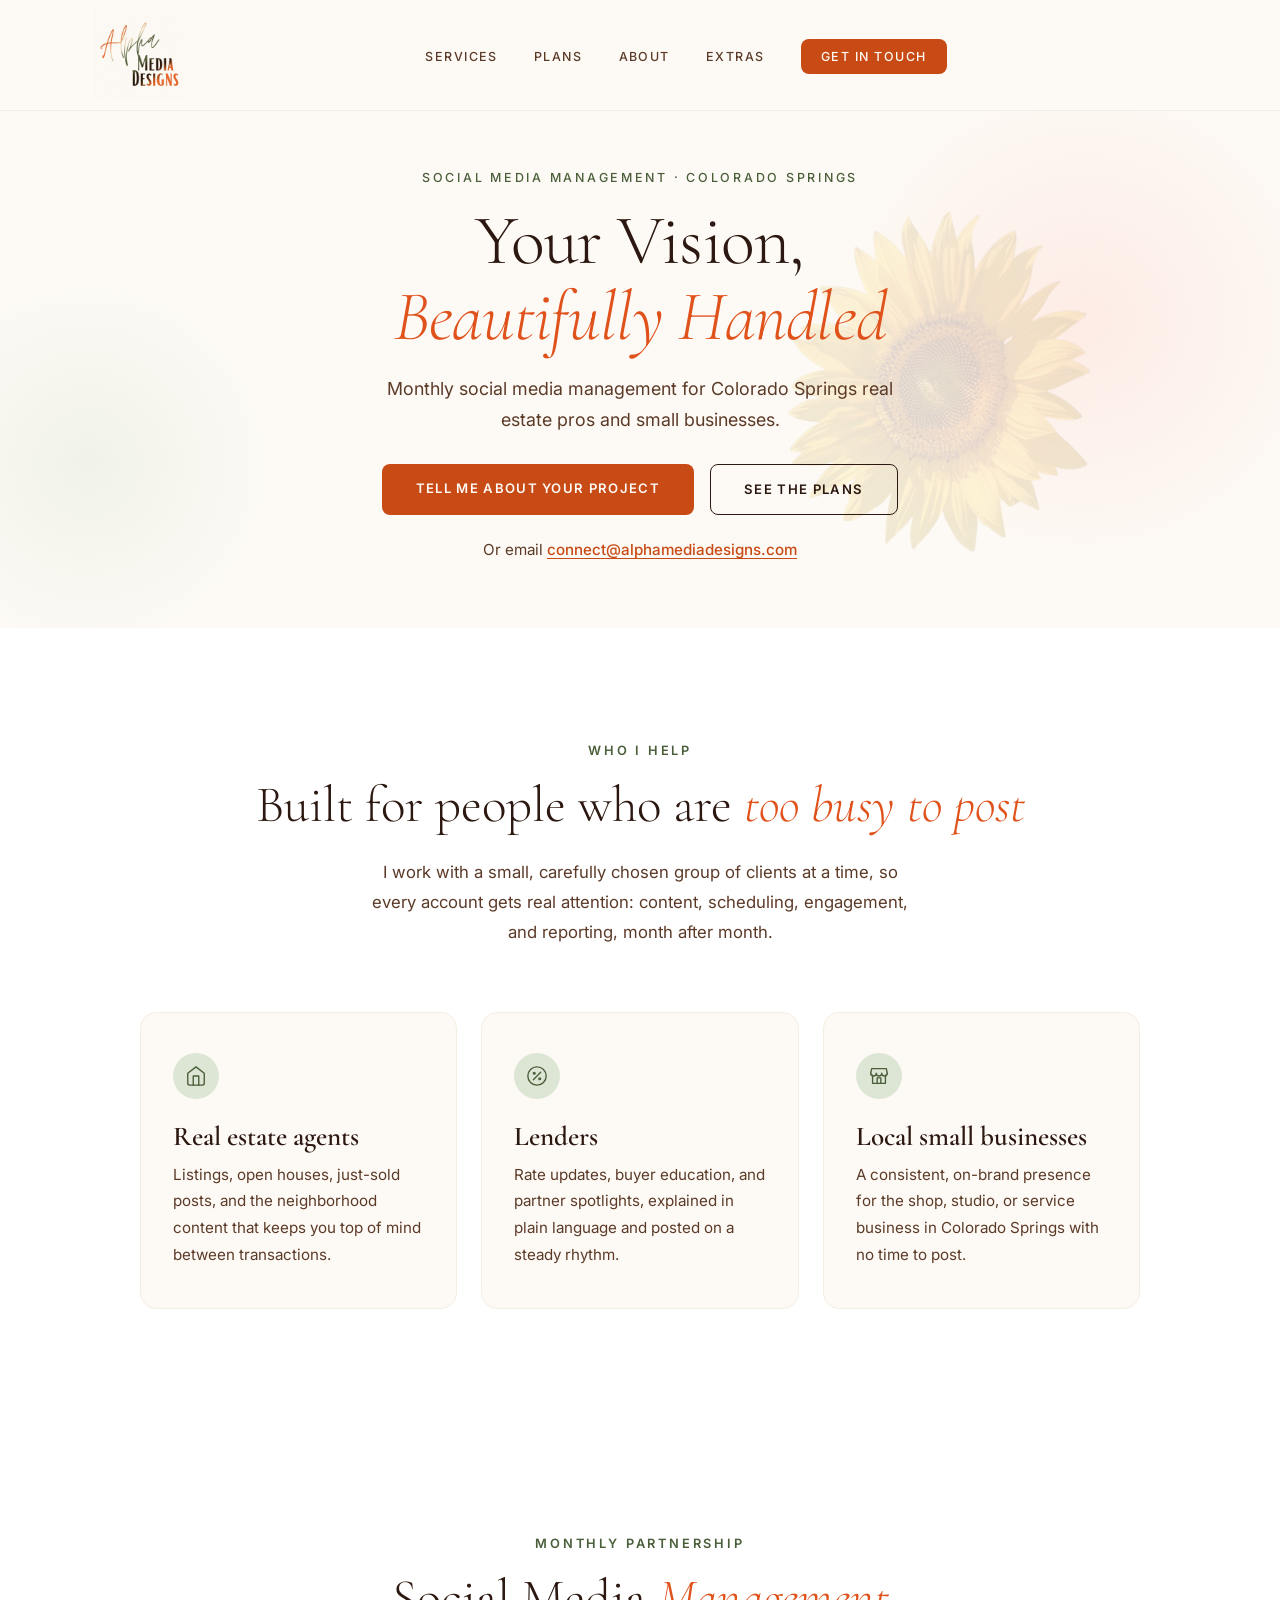
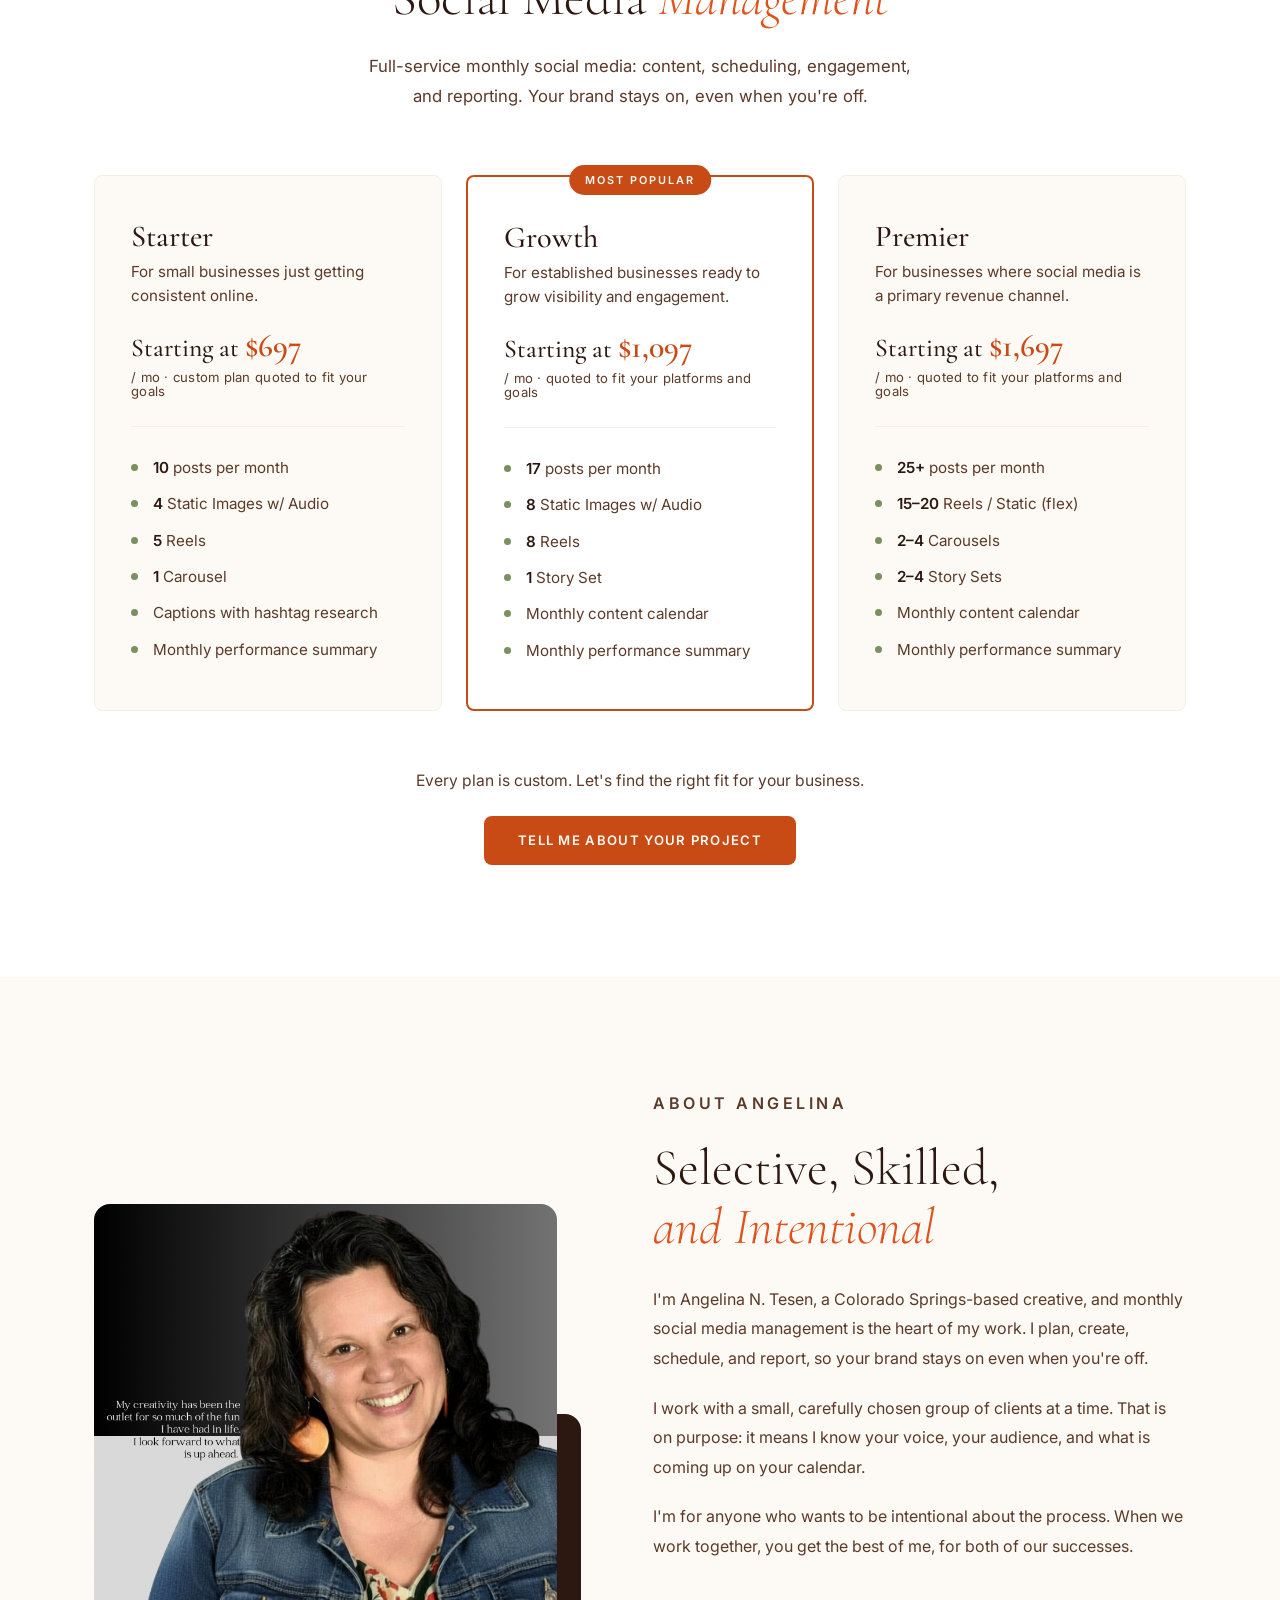
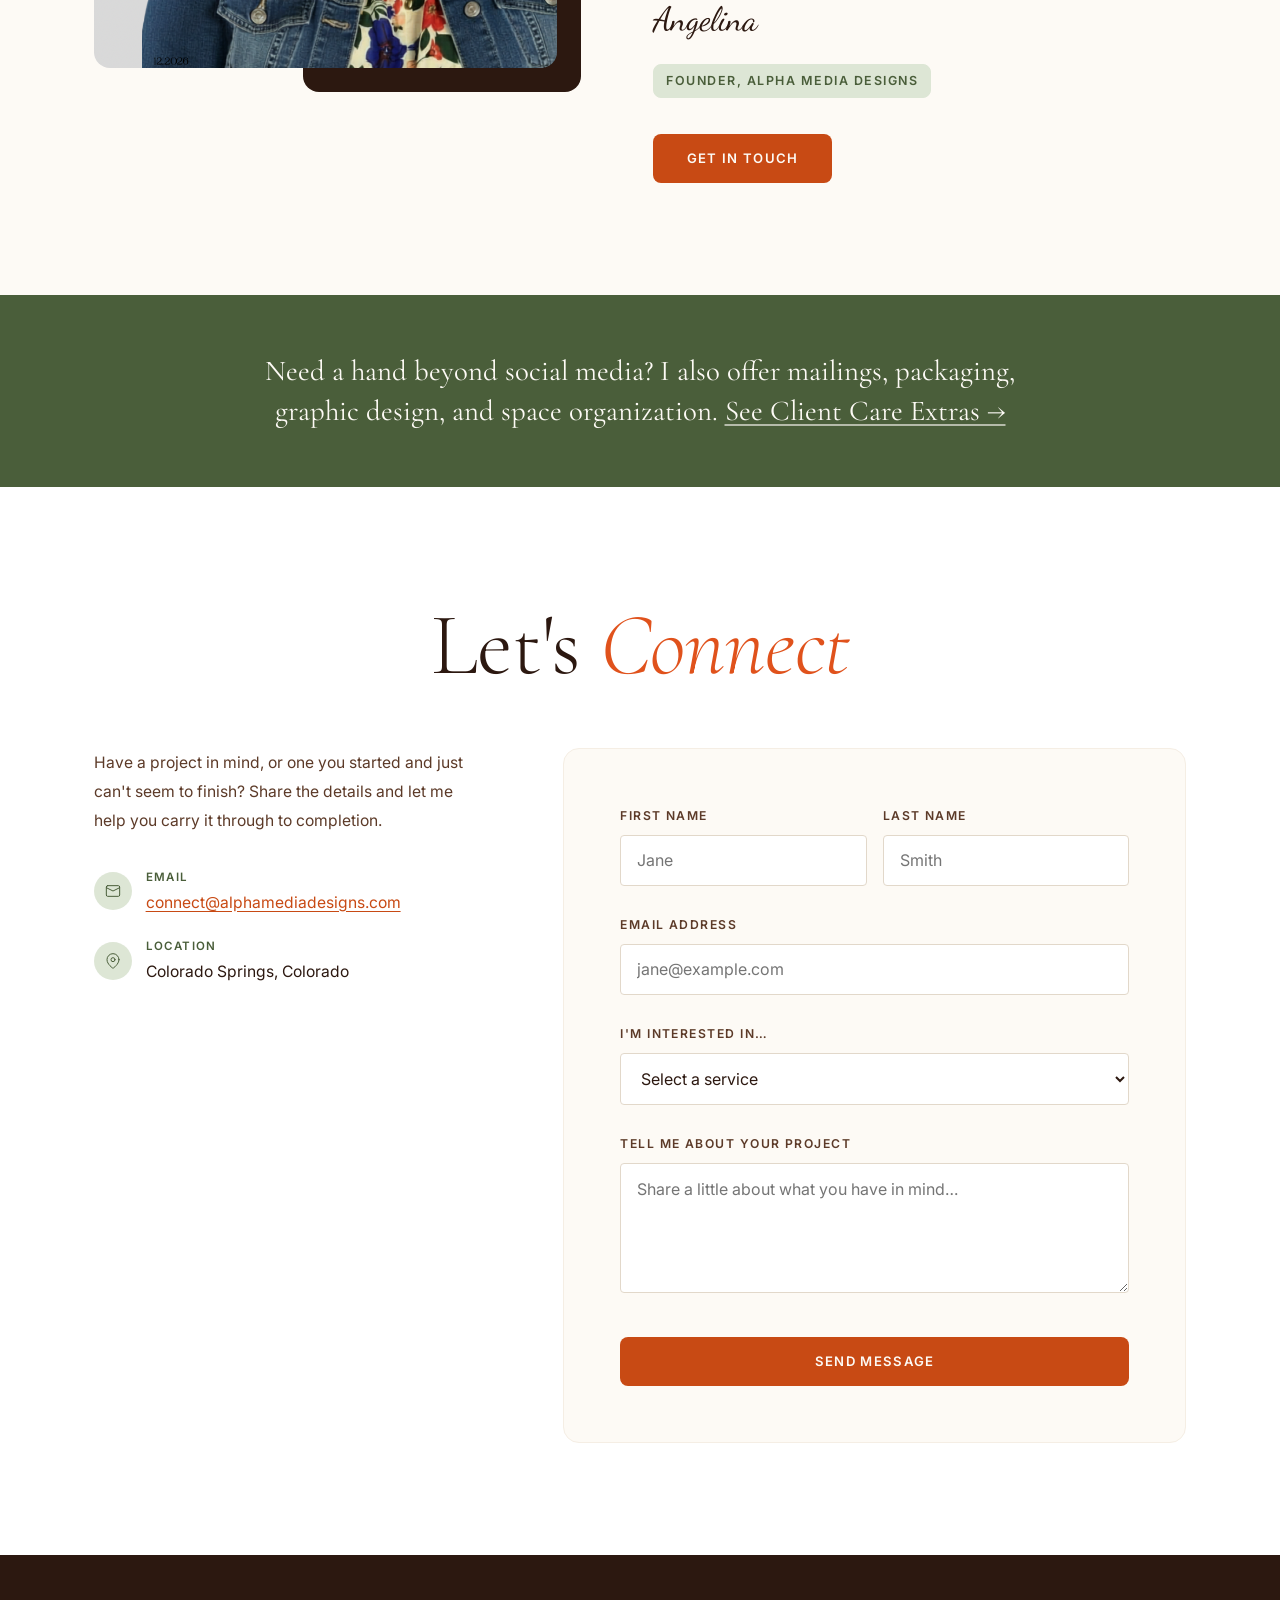
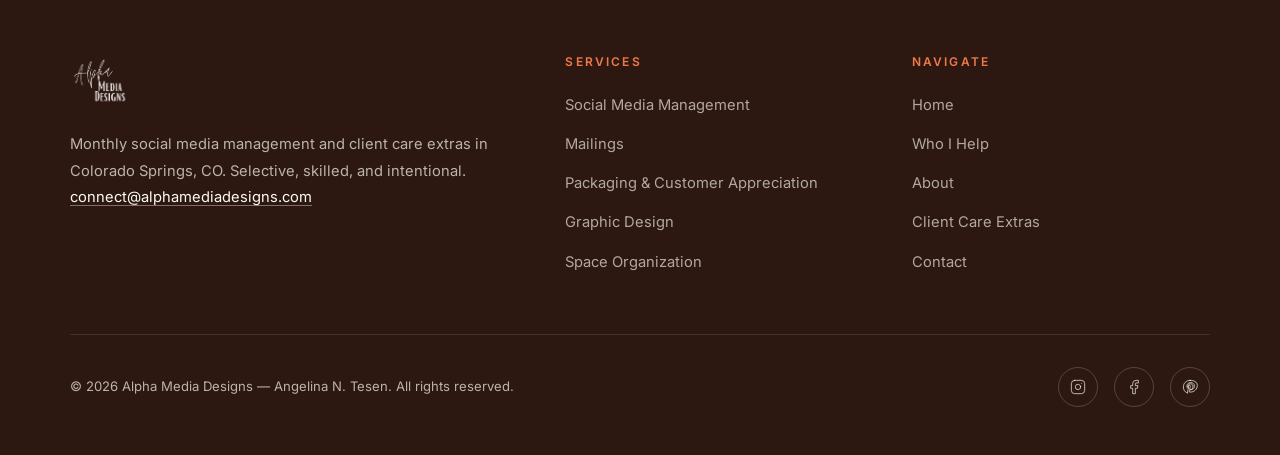
<file: index.html>
<!DOCTYPE html>
<html lang="en">
<head>
  <meta charset="UTF-8" />
  <meta name="viewport" content="width=device-width, initial-scale=1.0" />
  <title>Alpha Media Designs | Social Media Management in Colorado Springs, CO</title>
  <meta name="description" content="Monthly social media management for Colorado Springs real estate pros and small businesses, by Angelina N. Tesen. Plus mailings, packaging, graphic design, and space organization. Selective, skilled, and intentional." />
  <meta name="keywords" content="social media management Colorado Springs, real estate social media, social media content creation, monthly social media, holiday mass mailings, gift packaging Colorado Springs, graphic design Colorado Springs, space organization, Angelina Tesen, Alpha Media Designs" />
  <meta name="author" content="Angelina N. Tesen" />
  <meta name="robots" content="index, follow" />
  <link rel="canonical" href="https://alphamediadesigns.com/" />

  <!-- Open Graph / Link Preview -->
  <meta property="og:type" content="website" />
  <meta property="og:url" content="https://alphamediadesigns.com/" />
  <meta property="og:title" content="Alpha Media Designs — Your Vision, Beautifully Handled" />
  <meta property="og:description" content="Monthly social media management for Colorado Springs real estate pros and small businesses, starting at $697/mo. Plus mailings, packaging, graphic design, and space organization." />
  <meta property="og:image" content="https://alphamediadesigns.com/images/logo.png" />
  <meta property="og:image:width" content="1200" />
  <meta property="og:image:height" content="630" />

  <!-- Twitter / iMessage card -->
  <meta name="twitter:card" content="summary_large_image" />
  <meta name="twitter:title" content="Alpha Media Designs — Your Vision, Beautifully Handled" />
  <meta name="twitter:description" content="Monthly social media management in Colorado Springs, CO. Custom plans starting at $697/mo, plus mailings, packaging, graphic design, and space organization." />
  <meta name="twitter:image" content="https://alphamediadesigns.com/images/logo.png" />

  <link rel="icon" type="image/png" href="/images/favicon.png" />
  <link rel="apple-touch-icon" href="/images/favicon.png" />

  <link rel="preconnect" href="https://fonts.googleapis.com" />
  <link rel="preconnect" href="https://fonts.gstatic.com" crossorigin />
  <link href="https://fonts.googleapis.com/css2?family=Cormorant+Garamond:ital,wght@0,300;0,400;0,500;0,600;1,300;1,400&family=Inter:wght@400;500;600&family=Dancing+Script:wght@600&display=swap" rel="stylesheet" />

  <link rel="stylesheet" href="/css/site.css" />
  <script src="/js/config.js"></script>

  <!-- Schema Markup -->
  <script type="application/ld+json">
  {
    "@context": "https://schema.org",
    "@type": "LocalBusiness",
    "name": "Alpha Media Designs",
    "description": "Monthly social media management for real estate professionals and small businesses, plus mailings, packaging, graphic design, and space organization, serving Colorado Springs and surrounding areas.",
    "url": "https://alphamediadesigns.com/",
    "founder": {
      "@type": "Person",
      "name": "Angelina N. Tesen"
    },
    "image": "https://alphamediadesigns.com/images/logo.png",
    "priceRange": "$$$",
    "address": {
      "@type": "PostalAddress",
      "addressLocality": "Colorado Springs",
      "addressRegion": "CO",
      "addressCountry": "US"
    },
    "areaServed": [
      { "@type": "City", "name": "Colorado Springs" },
      { "@type": "AdministrativeArea", "name": "El Paso County, Colorado" },
      { "@type": "GeoCircle",
        "geoMidpoint": { "@type": "GeoCoordinates", "latitude": 38.8339, "longitude": -104.8214 },
        "geoRadius": 48280 }
    ],
    "sameAs": [
      "https://www.instagram.com/somethoughtstoconsider",
      "https://www.facebook.com/share/1TEHsjHUVd/",
      "https://www.pinterest.com/alphamediadesigns/"
    ],
    "hasOfferCatalog": {
      "@type": "OfferCatalog",
      "name": "Services",
      "itemListElement": [
        { "@type": "Offer", "itemOffered": { "@type": "Service", "name": "Social Media Management — Starter" } },
        { "@type": "Offer", "itemOffered": { "@type": "Service", "name": "Social Media Management — Growth" } },
        { "@type": "Offer", "itemOffered": { "@type": "Service", "name": "Social Media Management — Premier" } },
        { "@type": "Offer", "itemOffered": { "@type": "Service", "name": "Holiday & Occasion Mailings" } },
        { "@type": "Offer", "itemOffered": { "@type": "Service", "name": "Packaging & Customer Appreciation" } },
        { "@type": "Offer", "itemOffered": { "@type": "Service", "name": "Graphic Design" } },
        { "@type": "Offer", "itemOffered": { "@type": "Service", "name": "Space Organization" } }
      ]
    }
  }
  </script>
</head>
<body>

  <!-- ========================
       NAVIGATION
       Menu: Services · Work · Plans · About · Extras · Get in Touch (becomes "Book a Call" once BOOKING_URL is set)
       "Work" stays hidden until WORK_SAMPLES in /js/config.js has entries.
  ======================== -->
  <nav class="nav" id="nav" aria-label="Main">
    <div class="nav-inner">
      <a href="#hero" class="logo" aria-label="Alpha Media Designs home">
        <img
          class="logo-img"
          src="/images/logo.png"
          alt="Alpha Media Designs"
          onerror="this.style.display='none'; this.nextElementSibling.style.display='block';"
        />
        <span style="display:none; font-family: var(--font-display); font-size:1.4rem; font-weight:600; color:var(--brown); letter-spacing:0.02em;">Alpha Media Designs</span>
      </a>

      <ul class="nav-links" id="navLinks">
        <li><a href="#services">Services</a></li>
        <li data-work-nav hidden><a href="#work">Work</a></li>
        <li><a href="#plans">Plans</a></li>
        <li><a href="#about">About</a></li>
        <li><a href="/extras/">Extras</a></li>
        <li><a href="#contact-form" class="nav-cta" data-booking data-booking-label="Book a Call">Get in Touch</a></li>
      </ul>

      <div class="nav-mobile-actions">
        <a href="#contact-form" class="nav-cta nav-cta-mobile" data-booking data-booking-label="Book a Call">Get in Touch</a>
        <button class="nav-toggle" id="navToggle" type="button" aria-label="Open menu" aria-expanded="false" aria-controls="navLinks">
          <span></span><span></span><span></span>
        </button>
      </div>
    </div>
  </nav>


  <!-- ========================
       1. HERO
  ======================== -->
  <section class="hero" id="hero">
    <img
      class="hero-sunflower"
      src="/images/sunflower.png"
      alt=""
      aria-hidden="true"
      onerror="this.style.display='none';"
    />

    <div class="hero-content">
      <p class="hero-eyebrow">Social Media Management &middot; Colorado Springs</p>

      <h1 class="hero-headline">
        Your Vision,<br><em>Beautifully Handled</em>
      </h1>

      <p class="hero-sub">
        Monthly social media management for Colorado Springs real estate pros and small businesses.
      </p>

      <div class="hero-actions">
        <a href="#contact-form" class="btn btn-primary" data-booking data-booking-label="Book a 15-minute call">Tell me about your project</a>
        <a href="#plans" class="btn btn-secondary">See the plans</a>
      </div>

      <p class="hero-email">Or email <a class="text-link" href="#contact-form" data-email>me</a></p>
    </div>
  </section>


  <!-- ========================
       2. WHO I HELP  (the "Services" menu item points here)
  ======================== -->
  <section class="section who" id="services">
    <div class="container">
      <div class="section-header fade-in">
        <p class="section-label">Who I Help</p>
        <h2 class="section-title">Built for people who are <em>too busy to post</em></h2>
        <p class="section-intro">I work with a small, carefully chosen group of clients at a time, so every account gets real attention: content, scheduling, engagement, and reporting, month after month.</p>
      </div>

      <div class="who-grid fade-in">

        <div class="who-card">
          <div class="who-icon">
            <svg viewBox="0 0 24 24"><path d="M3 9l9-7 9 7v11a2 2 0 0 1-2 2H5a2 2 0 0 1-2-2z"/><polyline points="9 22 9 12 15 12 15 22"/></svg>
          </div>
          <h3 class="who-name">Real estate agents</h3>
          <p class="who-desc">Listings, open houses, just-sold posts, and the neighborhood content that keeps you top of mind between transactions.</p>
        </div>

        <div class="who-card">
          <div class="who-icon">
            <svg viewBox="0 0 24 24"><circle cx="12" cy="12" r="10"/><path d="M8 16l8-8"/><circle cx="9" cy="9" r="1"/><circle cx="15" cy="15" r="1"/></svg>
          </div>
          <h3 class="who-name">Lenders</h3>
          <p class="who-desc">Rate updates, buyer education, and partner spotlights, explained in plain language and posted on a steady rhythm.</p>
        </div>

        <div class="who-card">
          <div class="who-icon">
            <svg viewBox="0 0 24 24"><path d="M3 9l1-5h16l1 5"/><path d="M3 9a3 3 0 0 0 6 0 3 3 0 0 0 6 0 3 3 0 0 0 6 0"/><path d="M5 11v9h14v-9"/><path d="M10 20v-6h4v6"/></svg>
          </div>
          <h3 class="who-name">Local small businesses</h3>
          <p class="who-desc">A consistent, on-brand presence for the shop, studio, or service business in Colorado Springs with no time to post.</p>
        </div>

      </div>
    </div>
  </section>


  <!-- ========================
       3. WORK  (real samples only)
       Hidden until WORK_SAMPLES in /js/config.js has entries.
       Cards are built from that list; nothing here needs editing.
  ======================== -->
  <section class="section work" id="work" hidden>
    <div class="container">
      <div class="section-header fade-in">
        <p class="section-label">Real Work</p>
        <h2 class="section-title">Recent <em>Posts &amp; Reels</em></h2>
        <p class="section-intro">A few samples from client accounts I manage.</p>
      </div>

      <div class="work-grid fade-in" id="workGrid"></div>
    </div>
  </section>


  <!-- ========================
       4. PLANS
  ======================== -->
  <section class="section plans" id="plans">
    <div class="container">
      <div class="section-header fade-in">
        <p class="section-label">Monthly Partnership</p>
        <h2 class="section-title">Social Media <em>Management</em></h2>
        <p class="section-intro">Full-service monthly social media: content, scheduling, engagement, and reporting. Your brand stays on, even when you're off.</p>
      </div>

      <div class="tier-grid fade-in">

        <!-- STARTER -->
        <div class="tier-card">
          <h3 class="tier-name">Starter</h3>
          <p class="tier-tagline">For small businesses just getting consistent online.</p>
          <div class="tier-price">Starting at <strong>$697</strong><span class="tier-price-suffix">/ mo &middot; custom plan quoted to fit your goals</span></div>
          <div class="tier-divider"></div>
          <ul class="tier-inclusions">
            <li><u>10</u> posts per month</li>
            <li><u>4</u> Static Images w/ Audio</li>
            <li><u>5</u> Reels</li>
            <li><u>1</u> Carousel</li>
            <li>Captions with hashtag research</li>
            <li>Monthly performance summary</li>
          </ul>
        </div>

        <!-- GROWTH (featured) -->
        <div class="tier-card tier-card--featured">
          <span class="tier-badge">Most popular</span>
          <h3 class="tier-name">Growth</h3>
          <p class="tier-tagline">For established businesses ready to grow visibility and engagement.</p>
          <div class="tier-price">Starting at <strong>$1,097</strong><span class="tier-price-suffix">/ mo &middot; quoted to fit your platforms and goals</span></div>
          <div class="tier-divider"></div>
          <ul class="tier-inclusions">
            <li><u>17</u> posts per month</li>
            <li><u>8</u> Static Images w/ Audio</li>
            <li><u>8</u> Reels</li>
            <li><u>1</u> Story Set</li>
            <li>Monthly content calendar</li>
            <li>Monthly performance summary</li>
          </ul>
        </div>

        <!-- PREMIER -->
        <div class="tier-card">
          <h3 class="tier-name">Premier</h3>
          <p class="tier-tagline">For businesses where social media is a primary revenue channel.</p>
          <div class="tier-price">Starting at <strong>$1,697</strong><span class="tier-price-suffix">/ mo &middot; quoted to fit your platforms and goals</span></div>
          <div class="tier-divider"></div>
          <ul class="tier-inclusions">
            <li><u>25+</u> posts per month</li>
            <li><u>15–20</u> Reels / Static (flex)</li>
            <li><u>2–4</u> Carousels</li>
            <li><u>2–4</u> Story Sets</li>
            <li>Monthly content calendar</li>
            <li>Monthly performance summary</li>
          </ul>
        </div>

      </div>

      <div class="tier-cta-wrap fade-in">
        <p class="tier-cta-note">Every plan is custom. Let's find the right fit for your business.</p>
        <a href="#contact-form" class="btn btn-primary" data-booking data-booking-label="Book a 15-minute call">Tell me about your project</a>
      </div>
    </div>
  </section>


  <!-- ========================
       5. TESTIMONIALS  (off the page for now)
       The markup lives in the <template> below and is only inserted when
       SHOW_TESTIMONIALS is true in /js/config.js. The three quotes inside are
       the old placeholders: replace them with real ones (first name, business
       name, photo or logo where permitted) before switching the flag on.
  ======================== -->
  <div id="testimonials-anchor"></div>
  <template id="testimonials-template">
    <section class="section testimonials" id="testimonials">
      <div class="container">
        <div class="section-header fade-in">
          <p class="section-label">Kind Words</p>
          <h2 class="section-title">What Clients <em>Say</em></h2>
        </div>

        <div class="testimonials-grid fade-in">

          <!-- PLACEHOLDER (not real): replace quote, first name, business name, and photo -->
          <div class="testimonial-card">
            <p class="testimonial-quote">"Angelina took something I couldn't quite articulate and made it beautiful. Our social media has never looked more like us."</p>
            <div class="testimonial-author">
              <div class="author-avatar">S</div>
              <div>
                <p class="author-name">Sarah M.</p>
                <p class="author-event">Social Media Client</p>
              </div>
            </div>
          </div>

          <!-- PLACEHOLDER (not real): replace quote, first name, business name, and photo -->
          <div class="testimonial-card">
            <p class="testimonial-quote">"The gift packaging she put together for our corporate event was stunning. Every single guest commented on it."</p>
            <div class="testimonial-author">
              <div class="author-avatar">J</div>
              <div>
                <p class="author-name">James T.</p>
                <p class="author-event">Corporate Event Client</p>
              </div>
            </div>
          </div>

          <!-- PLACEHOLDER (not real): replace quote, first name, business name, and photo -->
          <div class="testimonial-card">
            <p class="testimonial-quote">"Our holiday mailers went out on time, looked incredible, and I didn't have to think about a single detail. Worth every penny."</p>
            <div class="testimonial-author">
              <div class="author-avatar">R</div>
              <div>
                <p class="author-name">Rachel K.</p>
                <p class="author-event">Holiday Mailing Client</p>
              </div>
            </div>
          </div>

        </div>
      </div>
    </section>
  </template>


  <!-- ========================
       6. ABOUT
  ======================== -->
  <section class="section about" id="about">
    <div class="container">
      <div class="about-inner">

        <div class="about-image-wrap fade-in">
          <img src="/images/angelina.PNG" alt="Angelina N. Tesen, Founder of Alpha Media Designs" loading="lazy" />
        </div>

        <div class="about-text fade-in">
          <p class="section-label">About Angelina</p>
          <h2 class="section-title">Selective, Skilled,<br><em>and Intentional</em></h2>

          <p>I'm Angelina N. Tesen, a Colorado Springs-based creative, and monthly social media management is the heart of my work. I plan, create, schedule, and report, so your brand stays on even when you're off.</p>

          <p>I work with a small, carefully chosen group of clients at a time. That is on purpose: it means I know your voice, your audience, and what is coming up on your calendar.</p>

          <p>I'm for anyone who wants to be intentional about the process. When we work together, you get the best of me, for both of our successes.</p>

          <div class="about-signature">Angelina</div>
          <span class="about-title-tag">Founder, Alpha Media Designs</span>

          <div class="about-actions">
            <a href="#contact-form" class="btn btn-primary" data-booking data-booking-label="Book a 15-minute call">Get in touch</a>
          </div>
        </div>

      </div>
    </div>
  </section>


  <!-- ========================
       7. EXTRAS TEASER
  ======================== -->
  <section class="extras-teaser" id="extras">
    <p>Need a hand beyond social media? I also offer mailings, packaging, graphic design, and space organization. <a href="/extras/">See Client Care Extras &rarr;</a></p>
  </section>


  <!-- ========================
       8. CONTACT
  ======================== -->
  <section class="section contact" id="contact">
    <div class="container">
      <div class="contact-header fade-in">
        <h2 class="contact-title">Let's <em>Connect</em></h2>
      </div>
      <div class="contact-inner">

        <div class="contact-info fade-in">
          <p>Have a project in mind, or one you started and just can't seem to finish? Share the details and let me help you carry it through to completion.</p>

          <div class="contact-detail">
            <div class="contact-detail-icon">
              <svg viewBox="0 0 24 24"><rect x="2" y="4" width="20" height="16" rx="2"/><path d="m22 7-10 5L2 7"/></svg>
            </div>
            <div class="contact-detail-text">
              <strong>Email</strong>
              <a href="#contact-form" data-email>Use the form</a>
            </div>
          </div>

          <div class="contact-detail">
            <div class="contact-detail-icon">
              <svg viewBox="0 0 24 24"><path d="M21 10c0 7-9 13-9 13s-9-6-9-13a9 9 0 0 1 18 0z"/><circle cx="12" cy="10" r="3"/></svg>
            </div>
            <div class="contact-detail-text">
              <strong>Location</strong>
              Colorado Springs, Colorado
            </div>
          </div>

          <div class="contact-actions" hidden data-booking-only>
            <a href="#contact-form" class="btn btn-primary" data-booking>Book a 15-minute call</a>
          </div>
        </div>

        <div class="contact-form fade-in" id="contact-form">
          <form
            name="contact"
            method="POST"
            action="https://formspree.io/f/mwvwzpyv"
          >
            <!-- UTM hidden fields -->
            <input type="hidden" name="utm_source" />
            <input type="hidden" name="utm_medium" />
            <input type="hidden" name="utm_campaign" />
            <input type="hidden" name="utm_term" />
            <input type="hidden" name="utm_content" />
            <input type="hidden" name="referrer" />
            <input type="hidden" name="landing_page" />
            <input type="hidden" name="first_seen" />

            <div class="form-row">
              <div class="form-group">
                <label for="fname">First Name</label>
                <input type="text" id="fname" name="first_name" placeholder="Jane" autocomplete="given-name" required />
              </div>
              <div class="form-group">
                <label for="lname">Last Name</label>
                <input type="text" id="lname" name="last_name" placeholder="Smith" autocomplete="family-name" />
              </div>
            </div>

            <div class="form-group">
              <label for="email">Email Address</label>
              <input type="email" id="email" name="email" placeholder="jane@example.com" autocomplete="email" required />
            </div>

            <div class="form-group">
              <label for="service">I'm interested in…</label>
              <select id="service" name="service">
                <option value="">Select a service</option>
                <option>Social Media Management</option>
                <option>Mailings</option>
                <option>Packaging &amp; Customer Appreciation</option>
                <option>Graphic Design</option>
                <option>Space Organization</option>
                <option>Something else</option>
              </select>
            </div>

            <div class="form-group">
              <label for="message">Tell me about your project</label>
              <textarea id="message" name="message" placeholder="Share a little about what you have in mind…"></textarea>
            </div>

            <button type="submit" class="btn btn-primary form-submit">Send Message</button>
          </form>
        </div>

      </div>
    </div>
  </section>


  <!-- ========================
       FOOTER
  ======================== -->
  <footer class="footer">
    <div class="footer-inner">
      <div class="footer-top">

        <div class="footer-col">
          <img
            class="footer-logo-img"
            src="/images/logo-white.png"
            alt="Alpha Media Designs"
            onerror="this.style.display='none';"
          />
          <p class="footer-tagline">Monthly social media management and client care extras in Colorado Springs, CO. Selective, skilled, and intentional.<br><a href="#contact-form" data-email>Email me</a></p>
        </div>

        <div class="footer-col">
          <h4>Services</h4>
          <ul>
            <li><a href="#plans">Social Media Management</a></li>
            <li><a href="/extras/#mailings">Mailings</a></li>
            <li><a href="/extras/#packaging">Packaging &amp; Customer Appreciation</a></li>
            <li><a href="/extras/#graphic-design">Graphic Design</a></li>
            <li><a href="/extras/#space-organization">Space Organization</a></li>
          </ul>
        </div>

        <div class="footer-col">
          <h4>Navigate</h4>
          <ul>
            <li><a href="#hero">Home</a></li>
            <li><a href="#services">Who I Help</a></li>
            <li data-work-nav hidden><a href="#work">Work</a></li>
            <li><a href="#about">About</a></li>
            <li><a href="/extras/">Client Care Extras</a></li>
            <li><a href="#contact-form">Contact</a></li>
          </ul>
        </div>

      </div>

      <div class="footer-bottom">
        <p class="footer-copy">&copy; <span id="year">2026</span> Alpha Media Designs &mdash; Angelina N. Tesen. All rights reserved.</p>
        <div class="social-links">
          <!-- Instagram: handle for the Alpha Media Designs account not yet supplied; current link kept on purpose -->
          <a href="https://www.instagram.com/somethoughtstoconsider" target="_blank" rel="noopener noreferrer" class="social-link" aria-label="Instagram">
            <svg viewBox="0 0 24 24"><rect x="2" y="2" width="20" height="20" rx="5"/><path d="M16 11.37A4 4 0 1 1 12.63 8 4 4 0 0 1 16 11.37z"/><line x1="17.5" y1="6.5" x2="17.51" y2="6.5"/></svg>
          </a>
          <!-- Facebook: share link works for visitors; swap only for the real public page URL (never facebook.com/me/) -->
          <a href="https://www.facebook.com/share/1TEHsjHUVd/" target="_blank" rel="noopener noreferrer" class="social-link" aria-label="Facebook">
            <svg viewBox="0 0 24 24"><path d="M18 2h-3a5 5 0 0 0-5 5v3H7v4h3v8h4v-8h3l1-4h-4V7a1 1 0 0 1 1-1h3z"/></svg>
          </a>
          <a href="https://www.pinterest.com/alphamediadesigns/" target="_blank" rel="noopener noreferrer" class="social-link" aria-label="Pinterest">
            <svg viewBox="0 0 24 24"><path d="M12 2C6.48 2 2 6.48 2 12c0 4.24 2.65 7.86 6.39 9.29-.09-.78-.17-1.98.04-2.83.18-.77 1.22-5.17 1.22-5.17s-.31-.62-.31-1.54c0-1.45.84-2.53 1.88-2.53.89 0 1.32.67 1.32 1.47 0 .9-.57 2.24-.87 3.49-.25 1.04.52 1.88 1.54 1.88 1.85 0 3.09-2.38 3.09-5.19 0-2.15-1.45-3.65-3.52-3.65-2.39 0-3.8 1.79-3.8 3.65 0 .72.28 1.49.62 1.91.07.08.08.16.06.24l-.23.94c-.04.14-.13.17-.3.1-1.1-.51-1.79-2.12-1.79-3.42 0-2.77 2.02-5.32 5.82-5.32 3.06 0 5.44 2.18 5.44 5.09 0 3.04-1.91 5.48-4.56 5.48-.89 0-1.73-.46-2.01-1.01l-.55 2.04c-.2.76-.73 1.71-1.09 2.29.82.25 1.69.39 2.59.39 5.52 0 10-4.48 10-10S17.52 2 12 2z"/></svg>
          </a>
        </div>
      </div>

    </div>
  </footer>

  <script src="/js/site.js"></script>

</body>
</html>
</file>
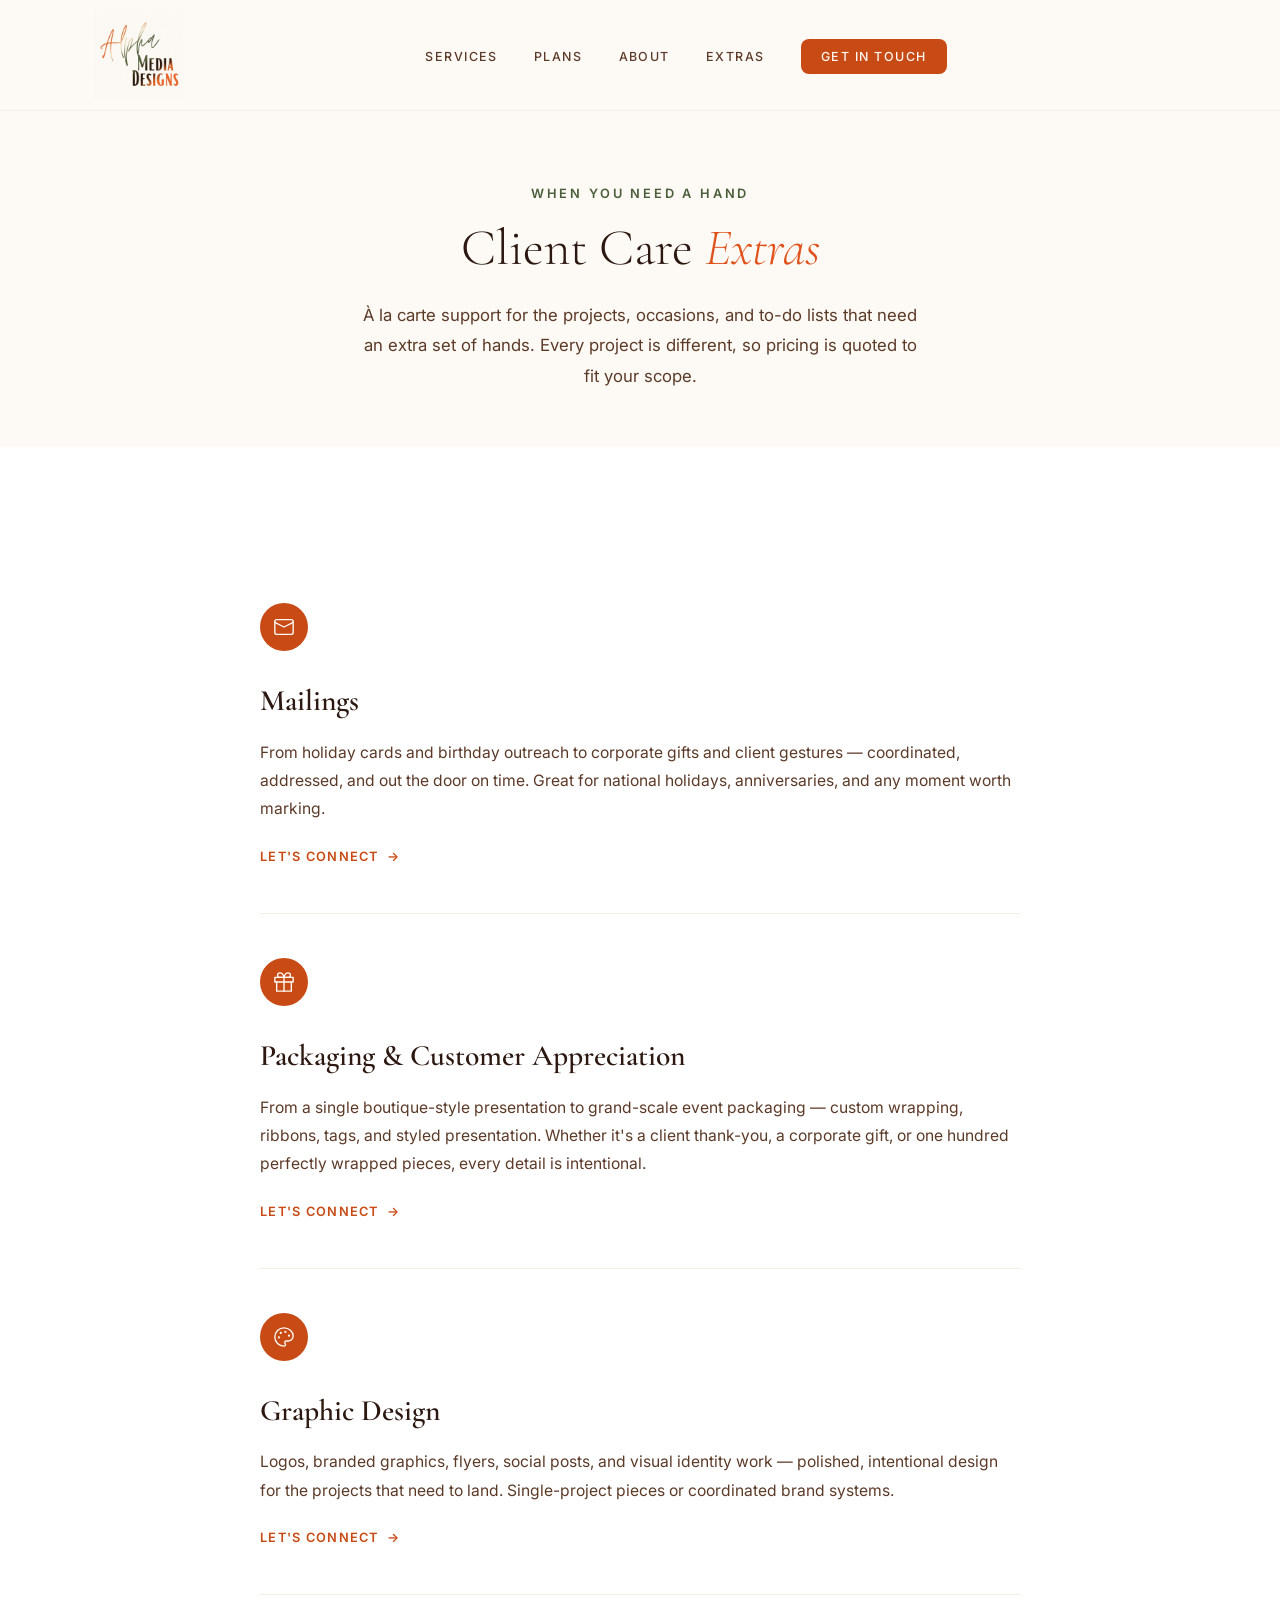
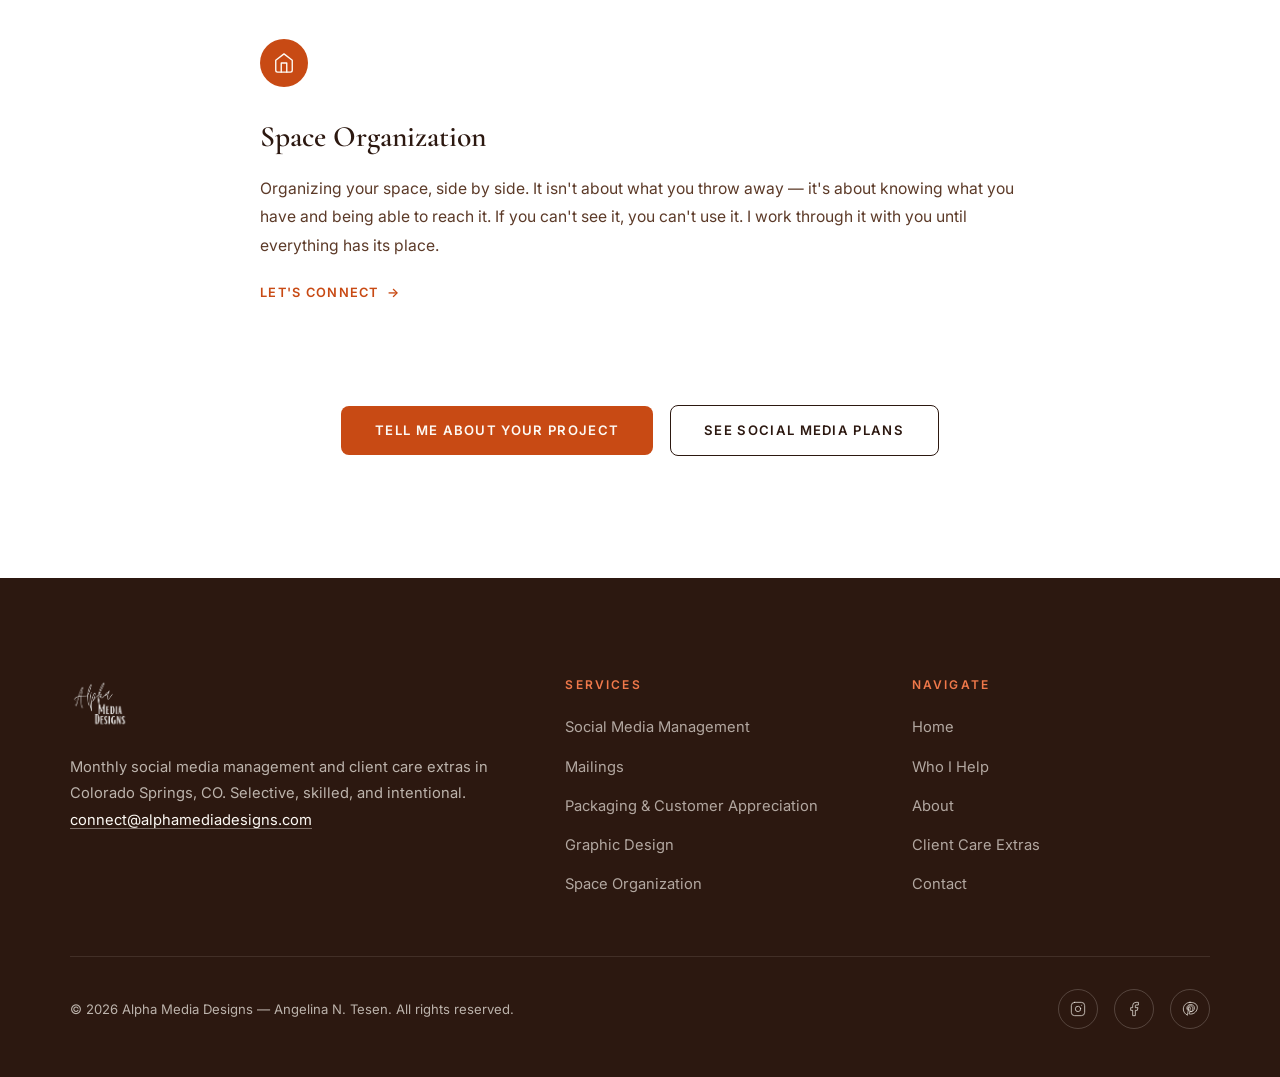
<file: extras/index.html>
<!DOCTYPE html>
<html lang="en">
<head>
  <meta charset="UTF-8" />
  <meta name="viewport" content="width=device-width, initial-scale=1.0" />
  <title>Client Care Extras | Alpha Media Designs | Colorado Springs, CO</title>
  <meta name="description" content="Beyond social media: mailings, packaging and customer appreciation, graphic design, and space organization from Alpha Media Designs in Colorado Springs, CO. Quoted to fit your scope." />
  <meta name="author" content="Angelina N. Tesen" />
  <meta name="robots" content="index, follow" />
  <link rel="canonical" href="https://alphamediadesigns.com/extras/" />

  <!-- Open Graph / Link Preview -->
  <meta property="og:type" content="website" />
  <meta property="og:url" content="https://alphamediadesigns.com/extras/" />
  <meta property="og:title" content="Client Care Extras — Alpha Media Designs" />
  <meta property="og:description" content="Mailings, packaging and customer appreciation, graphic design, and space organization in Colorado Springs, CO. Quoted to fit your scope." />
  <meta property="og:image" content="https://alphamediadesigns.com/images/logo.png" />
  <meta property="og:image:width" content="1200" />
  <meta property="og:image:height" content="630" />

  <!-- Twitter / iMessage card -->
  <meta name="twitter:card" content="summary_large_image" />
  <meta name="twitter:title" content="Client Care Extras — Alpha Media Designs" />
  <meta name="twitter:description" content="Mailings, packaging and customer appreciation, graphic design, and space organization in Colorado Springs, CO." />
  <meta name="twitter:image" content="https://alphamediadesigns.com/images/logo.png" />

  <link rel="icon" type="image/png" href="/images/favicon.png" />
  <link rel="apple-touch-icon" href="/images/favicon.png" />

  <link rel="preconnect" href="https://fonts.googleapis.com" />
  <link rel="preconnect" href="https://fonts.gstatic.com" crossorigin />
  <link href="https://fonts.googleapis.com/css2?family=Cormorant+Garamond:ital,wght@0,300;0,400;0,500;0,600;1,300;1,400&family=Inter:wght@400;500;600&display=swap" rel="stylesheet" />

  <link rel="stylesheet" href="/css/site.css" />
  <script src="/js/config.js"></script>

  <!-- Schema Markup -->
  <script type="application/ld+json">
  {
    "@context": "https://schema.org",
    "@type": "WebPage",
    "name": "Client Care Extras",
    "url": "https://alphamediadesigns.com/extras/",
    "description": "Mailings, packaging and customer appreciation, graphic design, and space organization from Alpha Media Designs in Colorado Springs, CO.",
    "isPartOf": { "@type": "WebSite", "name": "Alpha Media Designs", "url": "https://alphamediadesigns.com/" }
  }
  </script>
</head>
<body>

  <!-- ========================
       NAVIGATION (same menu as the homepage, anchors point back to /)
  ======================== -->
  <nav class="nav" id="nav" aria-label="Main">
    <div class="nav-inner">
      <a href="/" class="logo" aria-label="Alpha Media Designs home">
        <img
          class="logo-img"
          src="/images/logo.png"
          alt="Alpha Media Designs"
          onerror="this.style.display='none'; this.nextElementSibling.style.display='block';"
        />
        <span style="display:none; font-family: var(--font-display); font-size:1.4rem; font-weight:600; color:var(--brown); letter-spacing:0.02em;">Alpha Media Designs</span>
      </a>

      <ul class="nav-links" id="navLinks">
        <li><a href="/#services">Services</a></li>
        <li data-work-nav hidden><a href="/#work">Work</a></li>
        <li><a href="/#plans">Plans</a></li>
        <li><a href="/#about">About</a></li>
        <li><a href="/extras/" aria-current="page">Extras</a></li>
        <li><a href="/#contact-form" class="nav-cta" data-booking data-booking-label="Book a Call">Get in Touch</a></li>
      </ul>

      <div class="nav-mobile-actions">
        <a href="/#contact-form" class="nav-cta nav-cta-mobile" data-booking data-booking-label="Book a Call">Get in Touch</a>
        <button class="nav-toggle" id="navToggle" type="button" aria-label="Open menu" aria-expanded="false" aria-controls="navLinks">
          <span></span><span></span><span></span>
        </button>
      </div>
    </div>
  </nav>


  <!-- ========================
       PAGE HERO
  ======================== -->
  <section class="page-hero" id="top">
    <div class="container">
      <p class="section-label">When You Need a Hand</p>
      <h1 class="section-title">Client Care <em>Extras</em></h1>
      <p class="section-intro">À la carte support for the projects, occasions, and to-do lists that need an extra set of hands. Every project is different, so pricing is quoted to fit your scope.</p>
    </div>
  </section>


  <!-- ========================
       THE FOUR EXTRAS
  ======================== -->
  <section class="section services" id="extras">
    <div class="container">
      <div class="services-grid">

        <div class="service-card fade-in" id="mailings">
          <div class="service-icon">
            <svg viewBox="0 0 24 24"><rect x="2" y="4" width="20" height="16" rx="2"/><path d="m22 7-10 5L2 7"/></svg>
          </div>
          <h2 class="service-name">Mailings</h2>
          <p class="service-desc">From holiday cards and birthday outreach to corporate gifts and client gestures — coordinated, addressed, and out the door on time. Great for national holidays, anniversaries, and any moment worth marking.</p>
          <a href="/#contact-form" class="service-link">Let's Connect <span>&rarr;</span></a>
        </div>

        <div class="service-card fade-in" id="packaging">
          <div class="service-icon">
            <svg viewBox="0 0 24 24"><polyline points="20 12 20 22 4 22 4 12"/><rect x="2" y="7" width="20" height="5"/><line x1="12" y1="22" x2="12" y2="7"/><path d="M12 7H7.5a2.5 2.5 0 0 1 0-5C11 2 12 7 12 7z"/><path d="M12 7h4.5a2.5 2.5 0 0 0 0-5C13 2 12 7 12 7z"/></svg>
          </div>
          <h2 class="service-name">Packaging &amp; Customer Appreciation</h2>
          <p class="service-desc">From a single boutique-style presentation to grand-scale event packaging — custom wrapping, ribbons, tags, and styled presentation. Whether it's a client thank-you, a corporate gift, or one hundred perfectly wrapped pieces, every detail is intentional.</p>
          <a href="/#contact-form" class="service-link">Let's Connect <span>&rarr;</span></a>
        </div>

        <div class="service-card fade-in" id="graphic-design">
          <div class="service-icon">
            <svg viewBox="0 0 24 24"><circle cx="13.5" cy="6.5" r=".5"/><circle cx="17.5" cy="10.5" r=".5"/><circle cx="8.5" cy="7.5" r=".5"/><circle cx="6.5" cy="12.5" r=".5"/><path d="M12 2C6.5 2 2 6.5 2 12s4.5 10 10 10c.926 0 1.648-.746 1.648-1.688 0-.437-.18-.835-.437-1.125-.29-.289-.438-.652-.438-1.125a1.64 1.64 0 0 1 1.668-1.668h1.996c3.051 0 5.555-2.503 5.555-5.554C21.965 6.012 17.461 2 12 2z"/></svg>
          </div>
          <h2 class="service-name">Graphic Design</h2>
          <p class="service-desc">Logos, branded graphics, flyers, social posts, and visual identity work — polished, intentional design for the projects that need to land. Single-project pieces or coordinated brand systems.</p>
          <a href="/#contact-form" class="service-link">Let's Connect <span>&rarr;</span></a>
        </div>

        <div class="service-card fade-in" id="space-organization">
          <div class="service-icon">
            <svg viewBox="0 0 24 24"><path d="M3 9l9-7 9 7v11a2 2 0 0 1-2 2H5a2 2 0 0 1-2-2z"/><polyline points="9 22 9 12 15 12 15 22"/></svg>
          </div>
          <h2 class="service-name">Space Organization</h2>
          <p class="service-desc">Organizing your space, side by side. It isn't about what you throw away — it's about knowing what you have and being able to reach it. If you can't see it, you can't use it. I work through it with you until everything has its place.</p>
          <a href="/#contact-form" class="service-link">Let's Connect <span>&rarr;</span></a>
        </div>

      </div>

      <div class="section-cta fade-in">
        <a href="/#contact-form" class="btn btn-primary" data-booking data-booking-label="Book a 15-minute call">Tell me about your project</a>
        <a href="/#plans" class="btn btn-secondary">See social media plans</a>
      </div>
    </div>
  </section>


  <!-- ========================
       FOOTER (same as homepage)
  ======================== -->
  <footer class="footer">
    <div class="footer-inner">
      <div class="footer-top">

        <div class="footer-col">
          <img
            class="footer-logo-img"
            src="/images/logo-white.png"
            alt="Alpha Media Designs"
            onerror="this.style.display='none';"
          />
          <p class="footer-tagline">Monthly social media management and client care extras in Colorado Springs, CO. Selective, skilled, and intentional.<br><a href="/#contact-form" data-email>Email me</a></p>
        </div>

        <div class="footer-col">
          <h4>Services</h4>
          <ul>
            <li><a href="/#plans">Social Media Management</a></li>
            <li><a href="#mailings">Mailings</a></li>
            <li><a href="#packaging">Packaging &amp; Customer Appreciation</a></li>
            <li><a href="#graphic-design">Graphic Design</a></li>
            <li><a href="#space-organization">Space Organization</a></li>
          </ul>
        </div>

        <div class="footer-col">
          <h4>Navigate</h4>
          <ul>
            <li><a href="/">Home</a></li>
            <li><a href="/#services">Who I Help</a></li>
            <li data-work-nav hidden><a href="/#work">Work</a></li>
            <li><a href="/#about">About</a></li>
            <li><a href="/extras/">Client Care Extras</a></li>
            <li><a href="/#contact-form">Contact</a></li>
          </ul>
        </div>

      </div>

      <div class="footer-bottom">
        <p class="footer-copy">&copy; <span id="year">2026</span> Alpha Media Designs &mdash; Angelina N. Tesen. All rights reserved.</p>
        <div class="social-links">
          <a href="https://www.instagram.com/somethoughtstoconsider" target="_blank" rel="noopener noreferrer" class="social-link" aria-label="Instagram">
            <svg viewBox="0 0 24 24"><rect x="2" y="2" width="20" height="20" rx="5"/><path d="M16 11.37A4 4 0 1 1 12.63 8 4 4 0 0 1 16 11.37z"/><line x1="17.5" y1="6.5" x2="17.51" y2="6.5"/></svg>
          </a>
          <a href="https://www.facebook.com/share/1TEHsjHUVd/" target="_blank" rel="noopener noreferrer" class="social-link" aria-label="Facebook">
            <svg viewBox="0 0 24 24"><path d="M18 2h-3a5 5 0 0 0-5 5v3H7v4h3v8h4v-8h3l1-4h-4V7a1 1 0 0 1 1-1h3z"/></svg>
          </a>
          <a href="https://www.pinterest.com/alphamediadesigns/" target="_blank" rel="noopener noreferrer" class="social-link" aria-label="Pinterest">
            <svg viewBox="0 0 24 24"><path d="M12 2C6.48 2 2 6.48 2 12c0 4.24 2.65 7.86 6.39 9.29-.09-.78-.17-1.98.04-2.83.18-.77 1.22-5.17 1.22-5.17s-.31-.62-.31-1.54c0-1.45.84-2.53 1.88-2.53.89 0 1.32.67 1.32 1.47 0 .9-.57 2.24-.87 3.49-.25 1.04.52 1.88 1.54 1.88 1.85 0 3.09-2.38 3.09-5.19 0-2.15-1.45-3.65-3.52-3.65-2.39 0-3.8 1.79-3.8 3.65 0 .72.28 1.49.62 1.91.07.08.08.16.06.24l-.23.94c-.04.14-.13.17-.3.1-1.1-.51-1.79-2.12-1.79-3.42 0-2.77 2.02-5.32 5.82-5.32 3.06 0 5.44 2.18 5.44 5.09 0 3.04-1.91 5.48-4.56 5.48-.89 0-1.73-.46-2.01-1.01l-.55 2.04c-.2.76-.73 1.71-1.09 2.29.82.25 1.69.39 2.59.39 5.52 0 10-4.48 10-10S17.52 2 12 2z"/></svg>
          </a>
        </div>
      </div>

    </div>
  </footer>

  <script src="/js/site.js"></script>

</body>
</html>
</file>
<file: css/site.css>
/* =====================================================
   ALPHA MEDIA DESIGNS — shared stylesheet
   Used by /index.html and /extras/index.html
   -----------------------------------------------------
   Oct 2026 update (Digital Navigation Solutions):
   - stylesheet extracted from index.html so both pages share one look
   - body font: Inter (was Raleway); headlines stay Cormorant Garamond
   - burnt orange reserved for buttons and links; deeper shade for small text (AA contrast)
   - saffron glow animations removed (calmer, warm editorial)
   - mobile nav fixed (menu now opens below the header at any header height)
   ===================================================== */

/* =====================
   DESIGN TOKENS
   Colors read from the existing site and images/logo.png
===================== */
:root {
  --rust:        #E0521C;   /* logo orange — large headline accents */
  --rust-deep:   #C84A14;   /* buttons, links, small accents (4.5:1 on cream) */
  --rust-light:  #F0784A;
  --rust-pale:   #FDDDD5;
  --saffron:       #FFC800; /* kept for the featured-plan border only */
  --saffron-light: #FFF099;
  --saffron-dark:  #A07800;
  --green:       #4A5E3A;   /* logo forest green */
  --green-light: #7A9060;
  --green-pale:  #DDE6D5;
  --ivory:       #FDFAF5;   /* cream background */
  --ivory-dark:  #F5EEE4;
  --brown:       #2C1810;   /* logo brown */
  --brown-mid:   #5C3A28;
  --white:       #FFFFFF;

  --font-display: 'Cormorant Garamond', Georgia, serif;
  --font-script:  'Dancing Script', cursive;
  --font-body:    'Inter', system-ui, -apple-system, 'Segoe UI', sans-serif;

  --radius-sm:  4px;
  --radius-md:  8px;
  --radius-lg:  16px;

  --max-w: 1140px;
  --section-pad: 7rem 1.5rem;
  --nav-h: 110px;
}

/* =====================
   RESET & BASE
===================== */
*, *::before, *::after { box-sizing: border-box; margin: 0; padding: 0; }

html { scroll-behavior: smooth; }

body {
  font-family: var(--font-body);
  font-size: 16px;
  line-height: 1.75;
  color: var(--brown);
  background: var(--ivory);
  -webkit-font-smoothing: antialiased;
}

img { max-width: 100%; display: block; }

a { color: inherit; text-decoration: none; }

a:focus-visible, button:focus-visible {
  outline: 2px solid var(--rust-deep);
  outline-offset: 3px;
}

.container {
  max-width: var(--max-w);
  margin: 0 auto;
  padding: 0 1.5rem;
}

.visually-hidden {
  position: absolute !important;
  width: 1px; height: 1px;
  overflow: hidden; clip: rect(0 0 0 0);
  white-space: nowrap;
}

/* =====================
   NAVIGATION
===================== */
.nav {
  position: sticky;
  top: 0;
  z-index: 200;
  background: var(--ivory);
  border-bottom: 1px solid var(--ivory-dark);
}

.nav-inner {
  max-width: var(--max-w);
  margin: 0 auto;
  padding: 0 1.5rem;
  height: var(--nav-h);
  display: flex;
  align-items: center;
  justify-content: space-between;
}

.logo { display: flex; align-items: center; }

.logo-img {
  height: 92px;
  width: auto;
  mix-blend-mode: multiply;
}

.nav-links {
  display: flex;
  align-items: center;
  gap: 2.25rem;
  list-style: none;
}

.nav-links a {
  font-family: var(--font-body);
  font-size: 0.78rem;
  font-weight: 500;
  letter-spacing: 0.12em;
  text-transform: uppercase;
  color: var(--brown-mid);
  transition: color 0.2s;
}

.nav-links a:hover { color: var(--rust-deep); }

.nav-cta {
  background: var(--rust-deep) !important;
  color: var(--ivory) !important;
  padding: 0.65rem 1.25rem;
  border-radius: 8px;
  transition: background 0.2s !important;
  white-space: nowrap;
}

.nav-cta:hover { background: var(--brown) !important; }

.nav-mobile-actions {
  display: flex;
  align-items: center;
  gap: 0.5rem;
}

.nav-cta-mobile {
  display: none;
  font-family: var(--font-body);
  font-size: 0.7rem;
  font-weight: 600;
  letter-spacing: 0.08em;
  text-transform: uppercase;
  padding: 0.6rem 0.9rem;
}

.nav-toggle {
  display: none;
  flex-direction: column;
  gap: 5px;
  cursor: pointer;
  padding: 10px;
  background: none;
  border: 0;
  border-radius: 8px;
}

.nav-toggle span {
  width: 24px;
  height: 2px;
  background: var(--brown);
  transition: all 0.3s;
}

/* =====================
   BUTTONS
===================== */
.btn {
  display: inline-block;
  font-family: var(--font-body);
  font-size: 0.82rem;
  font-weight: 600;
  letter-spacing: 0.1em;
  text-transform: uppercase;
  padding: 1rem 2.1rem;
  border-radius: 8px;
  transition: all 0.25s ease;
  cursor: pointer;
  border: none;
  line-height: 1.3;
  text-align: center;
}

.btn-primary {
  background: var(--rust-deep);
  color: var(--ivory);
}

.btn-primary:hover {
  background: var(--brown);
  transform: translateY(-1px);
  box-shadow: 0 6px 20px rgba(44, 24, 16, 0.2);
}

.btn-secondary {
  background: transparent;
  color: var(--brown);
  border: 1.5px solid var(--brown);
}

.btn-secondary:hover {
  background: var(--brown);
  color: var(--ivory);
}

.text-link {
  color: var(--rust-deep);
  font-weight: 500;
  text-decoration: underline;
  text-underline-offset: 3px;
  text-decoration-thickness: 1px;
}

.text-link:hover { color: var(--brown); }

/* =====================
   HERO
===================== */
.hero {
  display: flex;
  align-items: center;
  justify-content: center;
  position: relative;
  overflow: hidden;
  background: var(--ivory);
  padding: 3.5rem 1.5rem 4rem;
  min-height: 0;
}

.hero::before {
  content: '';
  position: absolute;
  top: -10%;
  right: -5%;
  width: 45vw;
  max-width: 520px;
  height: 45vw;
  max-height: 520px;
  border-radius: 50%;
  background: radial-gradient(circle, var(--rust-pale) 0%, transparent 70%);
  opacity: 0.5;
  pointer-events: none;
}

.hero::after {
  content: '';
  position: absolute;
  bottom: -5%;
  left: -8%;
  width: 32vw;
  max-width: 380px;
  height: 32vw;
  max-height: 380px;
  border-radius: 50%;
  background: radial-gradient(circle, var(--green-pale) 0%, transparent 70%);
  opacity: 0.4;
  pointer-events: none;
}

.hero-content {
  position: relative;
  z-index: 1;
  text-align: center;
  max-width: 800px;
}

.hero-eyebrow {
  font-family: var(--font-body);
  font-size: 0.78rem;
  font-weight: 500;
  letter-spacing: 0.22em;
  text-transform: uppercase;
  color: var(--green);
  margin-bottom: 0.9rem;
  animation: fadeUp 0.8s ease both;
}

.hero-headline {
  font-family: var(--font-display);
  font-size: clamp(2.4rem, 5.5vw, 4.4rem);
  font-weight: 300;
  line-height: 1.08;
  letter-spacing: -0.01em;
  color: var(--brown);
  margin-bottom: 1.1rem;
  animation: fadeUp 0.8s 0.1s ease both;
}

.hero-headline em {
  font-style: italic;
  color: var(--rust);
}

.hero-sub {
  font-family: var(--font-body);
  font-size: 1.12rem;
  font-weight: 400;
  color: var(--brown-mid);
  max-width: 520px;
  margin: 0 auto 1.75rem;
  line-height: 1.75;
  animation: fadeUp 0.8s 0.2s ease both;
}

.hero-actions {
  display: flex;
  gap: 1rem;
  justify-content: center;
  flex-wrap: wrap;
  animation: fadeUp 0.8s 0.3s ease both;
}

.hero-email {
  margin-top: 1.4rem;
  font-size: 0.95rem;
  color: var(--brown-mid);
  animation: fadeUp 0.8s 0.4s ease both;
}

.hero-sunflower {
  position: absolute;
  top: 50%;
  left: 50%;
  transform: translate(-50%, -50%);
  height: 75%;
  width: auto;
  pointer-events: none;
  z-index: 0;
  opacity: 0.9;
}

@media (min-width: 1024px) {
  .hero-sunflower {
    left: 58%;
    transform: translateY(-50%);
  }
}

/* =====================
   SECTION SHARED
===================== */
.section { padding: var(--section-pad); }

.section-label {
  font-family: var(--font-body);
  font-size: 0.8rem;
  font-weight: 600;
  letter-spacing: 0.22em;
  text-transform: uppercase;
  color: var(--green);
  margin-bottom: 0.85rem;
}

.section-title {
  font-family: var(--font-display);
  font-size: clamp(2.1rem, 4vw, 3.4rem);
  font-weight: 300;
  line-height: 1.15;
  color: var(--brown);
  margin-bottom: 1.4rem;
}

.section-title em {
  font-style: italic;
  color: var(--rust);
}

.section-intro {
  font-size: 1.05rem;
  font-weight: 400;
  color: var(--brown-mid);
  max-width: 560px;
  line-height: 1.8;
}

.section-header {
  text-align: center;
  margin-bottom: 4rem;
}

.section-header .section-intro { margin: 0 auto; }

.section-cta {
  text-align: center;
  margin-top: 3.5rem;
}

.section-cta .btn { margin: 0 0.4rem 0.6rem; }

/* =====================
   WHO I HELP
===================== */
.who { background: var(--white); }

.who-grid {
  display: grid;
  grid-template-columns: repeat(3, 1fr);
  gap: 1.5rem;
  max-width: 1000px;
  margin: 0 auto;
}

.who-card {
  background: var(--ivory);
  border: 1px solid var(--ivory-dark);
  border-radius: var(--radius-lg);
  padding: 2.5rem 2rem;
  text-align: left;
}

.who-icon {
  width: 46px;
  height: 46px;
  border-radius: 50%;
  background: var(--green-pale);
  display: flex;
  align-items: center;
  justify-content: center;
  margin-bottom: 1.4rem;
}

.who-icon svg {
  width: 22px;
  height: 22px;
  stroke: var(--green);
  fill: none;
  stroke-width: 1.5;
  stroke-linecap: round;
  stroke-linejoin: round;
}

.who-name {
  font-family: var(--font-display);
  font-size: 1.7rem;
  font-weight: 600;
  color: var(--brown);
  margin-bottom: 0.6rem;
  line-height: 1.15;
}

.who-desc {
  font-size: 0.95rem;
  color: var(--brown-mid);
  line-height: 1.75;
}

/* =====================
   WORK (real samples)
===================== */
.work { background: var(--ivory); }

.work-grid {
  display: grid;
  grid-template-columns: repeat(3, 1fr);
  gap: 1.5rem;
}

.work-item {
  background: var(--white);
  border-radius: var(--radius-md);
  overflow: hidden;
  border: 1px solid var(--ivory-dark);
}

.work-media {
  aspect-ratio: 4 / 5;
  background: var(--ivory-dark);
  overflow: hidden;
}

.work-media img,
.work-media video {
  width: 100%;
  height: 100%;
  object-fit: cover;
}

.work-caption {
  padding: 1rem 1.2rem 1.2rem;
  font-size: 0.92rem;
  color: var(--brown-mid);
  line-height: 1.6;
}

.work-caption strong {
  display: block;
  font-weight: 600;
  color: var(--brown);
  margin-bottom: 0.15rem;
}

/* =====================
   PLANS (social media tiers)
===================== */
.plans { background: var(--white); }

.tier-grid {
  display: grid;
  grid-template-columns: repeat(3, 1fr);
  gap: 1.5rem;
  margin-bottom: 3rem;
  max-width: 1100px;
  margin-left: auto;
  margin-right: auto;
}

.tier-card {
  background: var(--ivory);
  border: 1px solid var(--ivory-dark);
  border-radius: var(--radius-md);
  padding: 2.75rem 2.25rem 2.5rem;
  display: flex;
  flex-direction: column;
  position: relative;
  transition: transform 0.25s ease, box-shadow 0.25s ease;
}

.tier-card:hover {
  transform: translateY(-3px);
  box-shadow: 0 10px 28px rgba(44, 24, 16, 0.08);
}

.tier-card--featured {
  border: 2px solid var(--rust-deep);
  background: var(--white);
}

.tier-badge {
  position: absolute;
  top: -0.75rem;
  left: 50%;
  transform: translateX(-50%);
  background: var(--rust-deep);
  color: var(--ivory);
  font-family: var(--font-body);
  font-size: 0.68rem;
  font-weight: 600;
  letter-spacing: 0.18em;
  text-transform: uppercase;
  padding: 0.35rem 1rem;
  border-radius: 999px;
  white-space: nowrap;
}

.tier-name {
  font-family: var(--font-display);
  font-size: 1.9rem;
  font-weight: 500;
  color: var(--brown);
  margin-bottom: 0.4rem;
  line-height: 1.1;
}

.tier-tagline {
  font-family: var(--font-body);
  font-size: 0.95rem;
  color: var(--brown-mid);
  margin-bottom: 1.25rem;
  line-height: 1.6;
  min-height: 2.9em;
}

.tier-price {
  font-family: var(--font-display);
  font-size: 1.6rem;
  font-weight: 500;
  color: var(--brown);
  line-height: 1.1;
  margin-bottom: 0.3rem;
}

.tier-price strong {
  font-weight: 600;
  color: var(--rust-deep);
  font-size: 2rem;
}

.tier-price-suffix {
  display: block;
  font-family: var(--font-body);
  font-size: 0.82rem;
  font-weight: 400;
  color: var(--brown-mid);
  letter-spacing: 0.02em;
  margin: 0.4rem 0 1.4rem;
}

.tier-divider {
  height: 1px;
  background: var(--ivory-dark);
  margin-bottom: 1.4rem;
}

.tier-inclusions {
  list-style: none;
  padding: 0;
  margin: 0;
  flex-grow: 1;
}

.tier-inclusions li {
  font-family: var(--font-body);
  font-size: 0.95rem;
  color: var(--brown-mid);
  line-height: 1.55;
  padding: 0.4rem 0 0.4rem 1.4rem;
  position: relative;
}

.tier-inclusions li::before {
  content: '';
  position: absolute;
  left: 0;
  top: 0.95em;
  width: 7px;
  height: 7px;
  border-radius: 50%;
  background: var(--green-light);
}

.tier-inclusions li u {
  text-decoration: none;
  font-weight: 600;
  color: var(--brown);
}

.tier-cta-wrap {
  text-align: center;
  max-width: 1100px;
  margin: 0 auto;
  padding-top: 0.5rem;
}

.tier-cta-note {
  font-family: var(--font-body);
  font-size: 0.98rem;
  color: var(--brown-mid);
  margin-bottom: 1.4rem;
}

/* =====================
   TESTIMONIALS (hidden until real quotes arrive)
===================== */
.testimonials { background: #F9F4ED; }

.testimonials-grid {
  display: grid;
  grid-template-columns: repeat(3, 1fr);
  gap: 1.75rem;
}

.testimonial-card {
  background: var(--white);
  border-radius: var(--radius-lg);
  padding: 3rem;
  border-left: 3px solid var(--rust-deep);
  position: relative;
}

.testimonial-card::before {
  content: '\201C';
  font-family: var(--font-display);
  font-size: 5rem;
  color: var(--rust-pale);
  position: absolute;
  top: 0.5rem;
  left: 1.25rem;
  line-height: 1;
  pointer-events: none;
}

.testimonial-quote {
  font-family: var(--font-display);
  font-size: 1.1rem;
  font-style: italic;
  color: var(--brown);
  line-height: 1.8;
  margin-bottom: 1.75rem;
}

.testimonial-author {
  display: flex;
  align-items: center;
  gap: 0.75rem;
}

.author-avatar {
  width: 40px;
  height: 40px;
  border-radius: 50%;
  background: var(--green-pale);
  display: flex;
  align-items: center;
  justify-content: center;
  font-family: var(--font-display);
  font-size: 1rem;
  font-weight: 600;
  color: var(--green);
  overflow: hidden;
}

.author-avatar img { width: 100%; height: 100%; object-fit: cover; }

.author-name {
  font-size: 0.9rem;
  font-weight: 600;
  color: var(--brown);
}

.author-event {
  font-size: 0.82rem;
  color: var(--brown-mid);
}

/* =====================
   ABOUT
===================== */
.about { background: var(--ivory); }

.about-inner {
  display: grid;
  grid-template-columns: 1fr 1.15fr;
  gap: 6rem;
  align-items: center;
}

.about-image-wrap { position: relative; }

.about-image-wrap img {
  width: 100%;
  border-radius: var(--radius-lg);
}

.about-image-wrap::before {
  content: '';
  position: absolute;
  bottom: -1.5rem;
  right: -1.5rem;
  width: 60%;
  height: 60%;
  background: var(--brown);
  border-radius: var(--radius-lg);
  z-index: -1;
}

.about-text .section-title { margin-bottom: 1.75rem; }

.about-text p {
  font-size: 1rem;
  color: var(--brown-mid);
  line-height: 1.85;
  margin-bottom: 1.25rem;
}

.about-signature {
  font-family: var(--font-script);
  font-size: 2.1rem;
  color: var(--brown);
  margin: 1.75rem 0 1rem;
}

.about-title-tag {
  display: inline-block;
  font-size: 0.78rem;
  font-weight: 600;
  letter-spacing: 0.12em;
  text-transform: uppercase;
  color: var(--green);
  border: 1px solid var(--green-pale);
  background: var(--green-pale);
  padding: 0.3rem 0.75rem;
  border-radius: 8px;
  margin-bottom: 1.75rem;
}

.about-actions { margin-top: 0.5rem; }

/* =====================
   EXTRAS TEASER (homepage)
===================== */
.extras-teaser {
  background: var(--green);
  color: var(--ivory);
  padding: 3.5rem 1.5rem;
  text-align: center;
}

.extras-teaser p {
  font-family: var(--font-display);
  font-size: clamp(1.35rem, 2.4vw, 1.8rem);
  font-weight: 400;
  line-height: 1.4;
  max-width: 760px;
  margin: 0 auto;
}

.extras-teaser a {
  color: var(--ivory);
  text-decoration: underline;
  text-underline-offset: 4px;
  text-decoration-color: rgba(253, 250, 245, 0.6);
  white-space: nowrap;
}

.extras-teaser a:hover { text-decoration-color: var(--ivory); }

/* =====================
   EXTRAS PAGE
===================== */
.page-hero {
  background: var(--ivory);
  padding: 4.5rem 1.5rem 3.5rem;
  text-align: center;
}

.page-hero .section-intro { margin: 0 auto; }

.services { background: var(--white); }

.services-grid {
  display: flex;
  flex-direction: column;
  gap: 0;
  max-width: 760px;
  margin: 0 auto;
}

.service-card {
  padding: 2.75rem 0;
  border-bottom: 1px solid var(--ivory-dark);
  position: relative;
}

.service-card:last-child { border-bottom: none; }

.service-icon {
  width: 48px;
  height: 48px;
  border-radius: 50%;
  background: var(--rust-deep);
  display: flex;
  align-items: center;
  justify-content: center;
  margin-bottom: 1.5rem;
}

.service-icon svg {
  width: 22px;
  height: 22px;
  stroke: var(--ivory);
  fill: none;
  stroke-width: 1.5;
  stroke-linecap: round;
  stroke-linejoin: round;
}

.service-name {
  font-family: var(--font-display);
  font-size: 1.85rem;
  font-weight: 600;
  color: var(--brown);
  margin-bottom: 0.75rem;
}

.service-desc {
  font-size: 0.98rem;
  color: var(--brown-mid);
  line-height: 1.8;
}

.service-link {
  display: inline-flex;
  align-items: center;
  gap: 0.5rem;
  margin-top: 1.4rem;
  font-family: var(--font-body);
  font-size: 0.8rem;
  font-weight: 600;
  letter-spacing: 0.1em;
  text-transform: uppercase;
  color: var(--rust-deep);
  transition: gap 0.2s, color 0.2s;
}

.service-link:hover { gap: 0.8rem; color: var(--brown); }

/* =====================
   CONTACT
===================== */
.contact { background: var(--white); }

.contact-header {
  text-align: center;
  margin-bottom: 3.5rem;
}

.contact-title {
  font-family: var(--font-display);
  font-size: clamp(3rem, 8vw, 5.5rem);
  font-weight: 300;
  line-height: 1.05;
  letter-spacing: -0.01em;
  color: var(--brown);
}

.contact-title em {
  font-style: italic;
  color: var(--rust);
}

.contact-inner {
  display: grid;
  grid-template-columns: 1fr 1.6fr;
  gap: 5rem;
  align-items: start;
}

.contact-info p {
  font-size: 0.98rem;
  color: var(--brown-mid);
  line-height: 1.85;
  margin-bottom: 2rem;
}

.contact-detail {
  display: flex;
  align-items: center;
  gap: 0.85rem;
  margin-bottom: 1.25rem;
}

.contact-detail-icon {
  width: 38px;
  height: 38px;
  border-radius: 50%;
  background: var(--green-pale);
  display: flex;
  align-items: center;
  justify-content: center;
  flex-shrink: 0;
}

.contact-detail-icon svg {
  width: 16px;
  height: 16px;
  stroke: var(--green);
  fill: none;
  stroke-width: 1.5;
  stroke-linecap: round;
  stroke-linejoin: round;
}

.contact-detail-text {
  font-size: 0.98rem;
  color: var(--brown);
  word-break: break-word;
}

.contact-detail-text strong {
  display: block;
  font-size: 0.72rem;
  font-weight: 600;
  letter-spacing: 0.12em;
  text-transform: uppercase;
  color: var(--green);
  margin-bottom: 0.1rem;
}

.contact-detail-text a {
  color: var(--rust-deep);
  text-decoration: underline;
  text-underline-offset: 3px;
}

.contact-detail-text a:hover { color: var(--brown); }

.contact-actions { margin-top: 2rem; }

.contact-form {
  background: var(--ivory);
  border-radius: var(--radius-lg);
  padding: 3.5rem;
  border: 1px solid var(--ivory-dark);
}

.form-row {
  display: grid;
  grid-template-columns: 1fr 1fr;
  gap: 1rem;
}

.form-group { margin-bottom: 1.75rem; }

.form-group label {
  display: block;
  font-size: 0.76rem;
  font-weight: 600;
  letter-spacing: 0.12em;
  text-transform: uppercase;
  color: var(--brown-mid);
  margin-bottom: 0.55rem;
}

.form-group input,
.form-group select,
.form-group textarea {
  width: 100%;
  padding: 0.9rem 1rem;
  font-family: var(--font-body);
  font-size: 1rem;
  color: var(--brown);
  background: var(--white);
  border: 1px solid #E2D8CA;
  border-radius: var(--radius-sm);
  transition: border-color 0.2s, box-shadow 0.2s;
  outline: none;
}

.form-group input:focus,
.form-group select:focus,
.form-group textarea:focus {
  border-color: var(--rust-deep);
  box-shadow: 0 0 0 3px var(--rust-pale);
}

.form-group textarea { resize: vertical; min-height: 130px; }

.form-submit { width: 100%; margin-top: 0.5rem; }

/* =====================
   FOOTER
===================== */
.footer {
  background: var(--brown);
  color: rgba(250, 245, 238, 0.7);
  padding: 6rem 1.5rem 3rem;
}

.footer-inner { max-width: var(--max-w); margin: 0 auto; }

.footer-top {
  display: grid;
  grid-template-columns: 1.5fr 1fr 1fr;
  gap: 3rem;
  padding-bottom: 3rem;
  border-bottom: 1px solid rgba(250, 245, 238, 0.1);
  margin-bottom: 2rem;
}

.footer-logo-img {
  height: 60px;
  width: auto;
  mix-blend-mode: screen;
  opacity: 0.85;
  margin-bottom: 1.25rem;
}

.footer-tagline {
  font-size: 0.92rem;
  line-height: 1.8;
}

.footer-tagline a {
  color: var(--ivory);
  text-decoration: underline;
  text-underline-offset: 3px;
  text-decoration-color: rgba(250, 245, 238, 0.4);
}

.footer-col h4 {
  font-family: var(--font-body);
  font-size: 0.75rem;
  font-weight: 600;
  letter-spacing: 0.18em;
  text-transform: uppercase;
  color: var(--rust-light);
  margin-bottom: 1.1rem;
}

.footer-col ul { list-style: none; }
.footer-col ul li { margin-bottom: 0.65rem; }

.footer-col ul a {
  font-size: 0.92rem;
  color: rgba(250, 245, 238, 0.65);
  transition: color 0.2s;
}

.footer-col ul a:hover { color: var(--ivory); }

.footer-bottom {
  display: flex;
  justify-content: space-between;
  align-items: center;
  flex-wrap: wrap;
  gap: 1rem;
}

.footer-copy { font-size: 0.82rem; }

.social-links { display: flex; gap: 1rem; }

.social-link {
  width: 40px;
  height: 40px;
  border-radius: 50%;
  border: 1px solid rgba(250, 245, 238, 0.2);
  display: flex;
  align-items: center;
  justify-content: center;
  transition: all 0.2s;
}

.social-link:hover { background: var(--rust-deep); border-color: var(--rust-deep); }

.social-link svg {
  width: 16px;
  height: 16px;
  stroke: rgba(250, 245, 238, 0.7);
  fill: none;
  stroke-width: 1.5;
  stroke-linecap: round;
  stroke-linejoin: round;
}

/* =====================
   MOTION & ANCHORS
===================== */
section[id] { scroll-margin-top: calc(var(--nav-h) + 8px); }
#contact-form { scroll-margin-top: calc(var(--nav-h) + 1rem); }

@keyframes fadeUp {
  from { opacity: 0; transform: translateY(24px); }
  to   { opacity: 1; transform: translateY(0); }
}

.fade-in {
  opacity: 0;
  transform: translateY(20px);
  transition: opacity 0.7s ease, transform 0.7s ease;
}

.fade-in.visible { opacity: 1; transform: translateY(0); }

@media (prefers-reduced-motion: reduce) {
  html { scroll-behavior: auto; }
  .hero-eyebrow, .hero-headline, .hero-sub, .hero-actions, .hero-email { animation: none; }
  .fade-in { opacity: 1; transform: none; transition: none; }
}

/* =====================
   RESPONSIVE
===================== */
@media (max-width: 900px) {
  .about-inner,
  .contact-inner { grid-template-columns: 1fr; gap: 3.5rem; }
  .about-image-wrap { max-width: 400px; }
  .who-grid { grid-template-columns: 1fr; max-width: 520px; }
  .work-grid { grid-template-columns: 1fr 1fr; }
  .tier-grid { grid-template-columns: 1fr; gap: 2rem; max-width: 520px; }
  .tier-tagline { min-height: 0; }
  .testimonials-grid { grid-template-columns: 1fr; }
  .footer-top { grid-template-columns: 1fr 1fr; }
  .contact-form { padding: 2.5rem; }
}

@media (max-width: 680px) {
  :root { --section-pad: 5rem 1.25rem; --nav-h: 80px; }

  .logo-img { height: 64px; }

  .nav-links {
    display: none;
    flex-direction: column;
    align-items: stretch;
    position: absolute;
    top: 100%;
    left: 0; right: 0;
    background: var(--ivory);
    padding: 0.5rem 1.5rem 1.25rem;
    border-bottom: 1px solid var(--ivory-dark);
    box-shadow: 0 12px 24px rgba(44, 24, 16, 0.08);
    gap: 0;
    z-index: 100;
  }

  .nav-links.open { display: flex; }
  .nav-links li { border-bottom: 1px solid var(--ivory-dark); }
  .nav-links li:last-child { border: none; padding-top: 1rem; }
  .nav-links li a { display: block; padding: 0.9rem 0; font-size: 0.85rem; }
  .nav-links li a.nav-cta { text-align: center; padding: 0.9rem 1.25rem; }
  .nav-toggle { display: flex; }
  .nav-cta-mobile { display: inline-block; }

  .hero { padding: 2.75rem 1.25rem 3.25rem; }
  .hero-sunflower { opacity: 0.45; height: 60%; }
  .hero-actions .btn { width: 100%; }
  .section-cta .btn { width: 100%; margin: 0 0 0.75rem; }
  .form-row { grid-template-columns: 1fr; }
  .footer-top { grid-template-columns: 1fr; }
  .work-grid { grid-template-columns: 1fr; }
  .contact-form { padding: 2rem 1.5rem; }
  .testimonial-card { padding: 2.25rem 1.75rem; }
  .about-image-wrap::before { display: none; }
}
</file>
